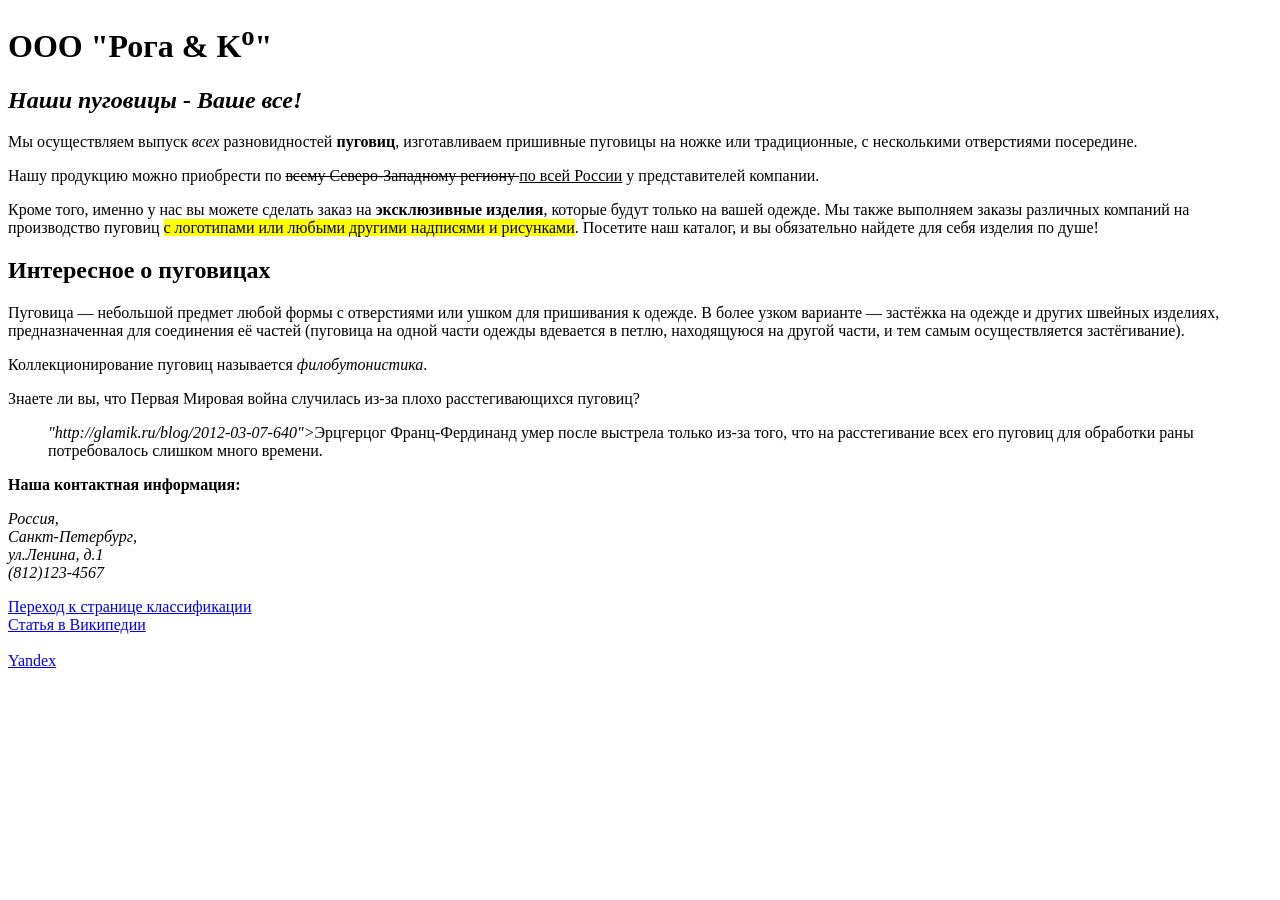
<file: works/K3321/Затикян_Сергей_Арменович/Лаб_1/index.html>
<!DOCTYPE html>
<html>
	<head>
		<title>Работа с текстом</title>
	</head>

	<body>

		<h1>ООО "Рога & K<sup>o</sup>"</h1>
		<h2><i>Наши пуговицы - Ваше все!</i></h2>
		<p>Мы осуществляем выпуск <em>всех</em> разновидностей <b>пуговиц</b>, 
		изготавливаем пришивные пуговицы на ножке или традиционные, с несколькими отверстиями посередине.</p> 
		<p>Нашу продукцию можно приобрести по <del> всему Северо-Западному региону </del>
		<ins>по всей России</ins> у представителей компании.</p>
		<p>Кроме того, именно у нас вы можете сделать заказ на <strong>эксклюзивные изделия</strong>, которые будут только на вашей одежде. Мы также выполняем заказы различных компаний на производство пуговиц <mark>с логотипами или любыми другими надписями и рисунками</mark>. Посетите наш каталог, и вы обязательно найдете для себя изделия по душе!</p>

		<h2>Интересное о пуговицах</h2>
		<p>Пуговица — небольшой предмет любой формы с отверстиями или ушком для пришивания  к одежде. В более узком варианте — застёжка на одежде и других швейных изделиях, предназначенная для соединения её частей (пуговица на одной части одежды вдевается в петлю, находящуюся на другой части, и тем самым осуществляется застёгивание).</p> 
		<p>Коллекционирование пуговиц называется
		<dfn title = "Коллекционирование пуговиц">филобутонистика</dfn>.</p>

		<p>Знаете ли вы, что Первая Мировая война случилась из-за плохо расстегивающихся пуговиц? 
		<blockquote> <cite>"http://glamik.ru/blog/2012-03-07-640"></cite>Эрцгерцог Франц-Фердинанд 
		умер после выстрела только из-за того, что на расстегивание 
		всех его пуговиц для обработки раны потребовалось слишком много времени.</blockquote></p>


		<p><b>Наша контактная информация:</b></p>
		<p> 
		<address>
		Россия, <br />
		Санкт-Петербург, <br />
		ул.Ленина, д.1<br />
		(812)123-4567
		</address>
		</p>

		<a href = "classification.html">Переход к странице классификации</a> <br>
		
		<a href = "https://ru.wikipedia.org/wiki/%D0%97%D0%B0%D1%81%D1%82%D1%91%D0%B6%D0%BA%D0%B0-%D0%BC%D0%BE%D0%BB%D0%BD%D0%B8%D1%8F">Статья в Википедии</a><br />
		<br>
		<a href = “http://www.yandex.ru” target = "_blank" >Yandex</a>
	</body>
</html>
</file>
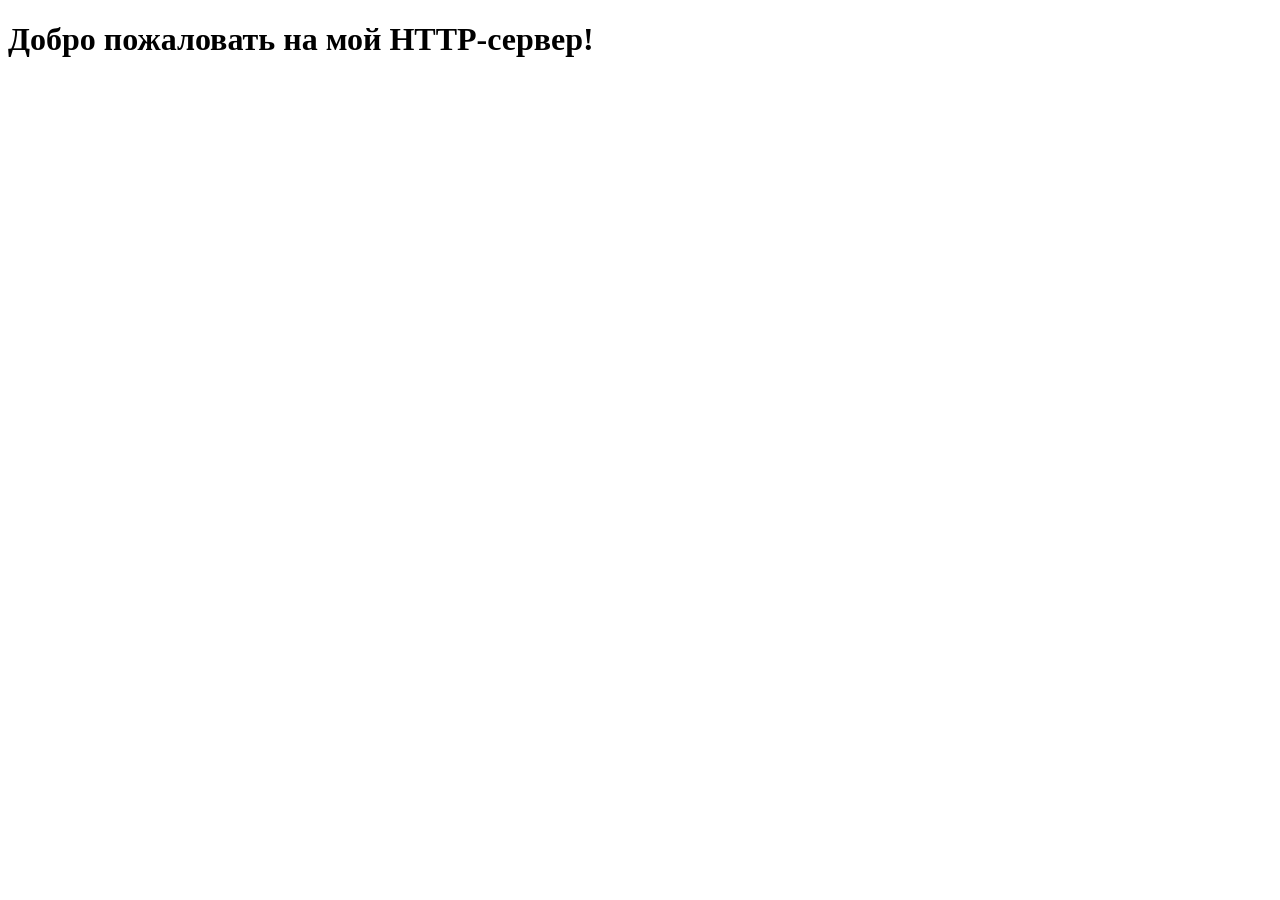
<file: works/K3321/Затикян_Сергей_Арменович/Lab_06/task_3/index.html>
<!DOCTYPE html>
<html lang="ru">
<head>
    <meta charset="UTF-8">
    <meta name="viewport" content="width=device-width, initial-scale=1.0">
    <title>Пример HTML-страницы</title>
</head>
<body>
    <div class="container">
        <h1>Добро пожаловать на мой HTTP-сервер!</h1>
    </div>
</body>
</html>
</file>
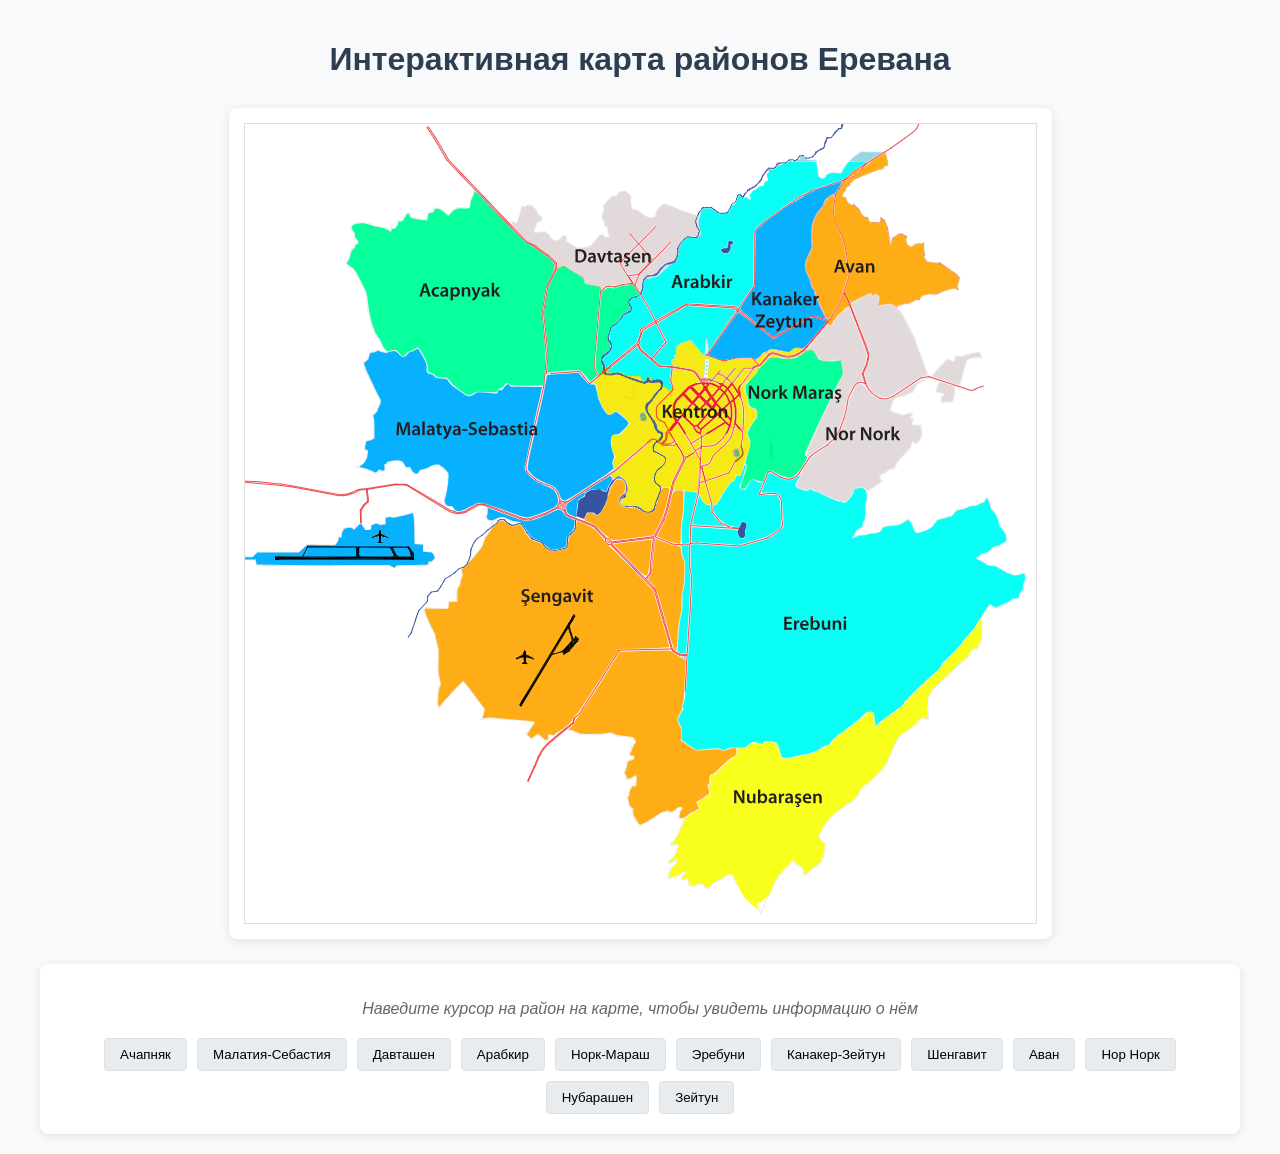
<file: works/K3321/Затикян_Сергей_Арменович/Lab_05/task.html>
<!DOCTYPE html>
<html lang="ru">
<head>
    <meta charset="UTF-8">
    <meta name="viewport" content="width=device-width, initial-scale=1.0">
    <title>Интерактивная карта районов Еревана</title>
    <style>
        body {
            font-family: 'Arial', sans-serif;
            max-width: 1200px;
            margin: 0 auto;
            padding: 20px;
            background-color: #f8f9fa;
            color: #333;
        }
        h1 {
            text-align: center;
            color: #2c3e50;
            margin-bottom: 30px;
        }
        .map-container {
            position: relative;
            margin: 0 auto;
            width: fit-content;
            background: white;
            padding: 15px;
            border-radius: 8px;
            box-shadow: 0 2px 10px rgba(0,0,0,0.1);
        }
        #erevan-img {
            display: block;
            max-width: 100%;
            height: auto;
            border: 1px solid #ddd;
        }
        .highlight {
            position: absolute;
            background-color: rgba(214, 40, 40, 0.3);
            border: 2px solid #d62828;
            pointer-events: none;
            transition: all 0.3s ease;
            opacity: 0;
        }
        .district-info {
            margin-top: 25px;
            padding: 20px;
            background: white;
            border-radius: 8px;
            box-shadow: 0 2px 10px rgba(0,0,0,0.1);
            min-height: 120px;
        }
        .district-name {
            font-size: 24px;
            color: #d62828;
            margin-bottom: 10px;
        }
        .district-description {
            font-size: 16px;
            line-height: 1.6;
        }
        .tooltip {
            position: absolute;
            background: rgba(51, 51, 51, 0.9);
            color: white;
            padding: 8px 15px;
            border-radius: 4px;
            font-size: 16px;
            font-weight: bold;
            pointer-events: none;
            z-index: 100;
            opacity: 0;
            transition: opacity 0.2s;
            max-width: 300px;
            text-align: center;
            transform: translate(-50%, -120%);
            box-shadow: 0 2px 8px rgba(0,0,0,0.2);
        }
        .initial-message {
            text-align: center;
            color: #666;
            font-style: italic;
        }
        .district-list {
            display: flex;
            flex-wrap: wrap;
            gap: 10px;
            margin-top: 20px;
            justify-content: center;
        }
        .district-btn {
            padding: 8px 15px;
            background: #e9ecef;
            border: 1px solid #dee2e6;
            border-radius: 4px;
            cursor: pointer;
            transition: all 0.2s;
        }
        .district-btn:hover {
            background: #d62828;
            color: white;
            border-color: #d62828;
        }
        .tooltip-arrow {
            position: absolute;
            width: 0;
            height: 0;
            border-left: 8px solid transparent;
            border-right: 8px solid transparent;
            border-top: 8px solid rgba(51, 51, 51, 0.9);
            bottom: -8px;
            left: 50%;
            transform: translateX(-50%);
        }
    </style>
</head>
<body>
    <h1>Интерактивная карта районов Еревана</h1>
    
    <div class="map-container">
        <img id="erevan-img" src="Erevan.png" alt="Карта районов Еревана" usemap="#erevan-map">
        <div id="highlights-container"></div>
        <div class="tooltip" id="tooltip">
            <div class="tooltip-arrow"></div>
            <div id="tooltip-text"></div>
        </div>
        
        <map name="erevan-map">
            <!-- Район 1 -->
            <area shape="poly" coords="269,100,277,79,297,95,289,110,315,113,336,123,354,112,361,110,359,85,378,64,386,83,406,96,418,80,449,97,453,109,442,111,429,125,431,136,400,152,393,170,387,159,357,164,313,140" 
                  href="davtashen.html" alt="Район 1" title="Район 1"
                  data-name="Давташен"
                  data-description="Жилой массив в северо-западной части Еревана. Известен панорамным видом на город.">
            
            <!-- Район 2 -->
            <area shape="poly" coords="436,693,463,671,464,650,492,632,490,621,532,616,536,634,585,622,623,587,629,603,695,544,736,492,734,525,683,573,684,600,652,612,639,648,599,680,574,710,580,726,562,752,547,740,517,788,487,751,461,762,424,757" 
                  href="nubarashen.html" alt="Район 2" title="Район 2"
                  data-name="Нубарашен"
                  data-description="Район на северо-западе Еревана с развитой промышленной зоной.">
            
            <!-- Район 3 -->
            <area shape="poly" coords="492,622,450,629,437,616,433,596,442,532,431,525,441,369,451,366,465,383,495,354,496,362,507,357,517,361,523,347,549,359,558,368,563,364,600,381,613,360,622,367,618,398,608,412,635,407,665,393,671,408,742,375,763,415,732,432,780,450,773,477,750,485,745,481,694,544,630,602,626,588,585,621,537,634,532,619,507,619" 
                  href="erebuni.html" alt="Район 3" title="Район 3"
                  data-name="Эребуни"
                  data-description="Район с богатой историей, где расположена древняя крепость Эребуни.">
    
            
            <!-- Район 4 -->
            <area shape="poly" coords="278,396,285,415,303,425,320,426,321,411,327,408,334,393,339,394,348,389,363,368,366,355,375,351,381,361,375,380,406,391,415,366,439,369,431,528,441,535,433,597,436,618,451,629,491,624,492,632,464,651,463,671,437,694,394,700,383,676,380,650,392,616,323,604,301,615,282,612,290,596,238,594,240,586,218,556,194,582,193,517,181,488,203,485,204,477,213,478,218,443,256,393,265,402" 
                  href="https://www.aviasales.am"alt="Район 4" title="Район 4"
                  data-name="Шенгавит"
                  data-description="Крупный административный район на юго-западе Еревана.">
            
            <!-- Район 5 -->
            <area shape="poly" coords="367,355,362,350,371,344,370,310,385,300,369,285,361,288,349,257,359,247,417,258,425,265,432,221,442,214,460,231,479,240,509,234,522,224,545,229,522,233,500,262,503,277,509,284,501,304,505,319,499,340,495,353,468,382,452,368,415,364,405,390,375,378,384,362,376,353" 
                  href="kentron.html" alt="Район 5" title="Район 5"
                  data-name="Кентрон"
                  data-description="Центральный район еревана">
            
            <!-- Остальные районы -->
            <area shape="poly" coords="558,221,576,233,599,237,597,250,558,328,562,334,550,359,524,348,517,359,508,356,498,362,500,341,506,317,503,305,512,284,505,279,502,263,523,232,544,229,549,224" 
                  href="#" alt="Район 6" title="Район 6"
                  data-name="Норк-Мараш"
                  data-description="Жилой массив, известный как 'Кентрон' (Центральный район).">
    
            
            <area shape="poly" coords="559,224,575,235,598,238,598,251,560,331,564,333,551,360,561,368,564,364,602,379,613,362,623,367,677,314,676,302,666,289,645,287,647,274,668,265,682,253,694,256,692,268,699,269,697,278,706,276,723,233,736,233,734,228,706,234,690,248,683,244,652,182,636,181,627,169,581,195" 
                  href="#" alt="Район 7" title="Район 7"
    
                  data-name="Нор Норк"
                  data-description="Жилой массив с панорамным видом на гору Арарат.">
            
            <area shape="poly" coords="342,258,351,261,360,290,370,287,384,301,369,311,369,346,364,351,367,356,363,368,342,368,334,376,330,406,321,412,321,424,306,425,286,414,277,397,256,391,244,396,244,382,233,379,214,388,201,379,204,347,190,340,170,349,149,335,133,347,114,343,124,325,122,317,130,309,130,289,137,275,118,238,141,226,149,223,158,235,170,224,182,248,223,269,253,267,261,259,298,264,300,251,333,247" 
                  href="#" alt="Район 8" title="Район 8"
                  data-name="Малатия-Себастия"
                  data-description="Микрорайон в составе Ачапняка. Один из самых густонаселенных районов Еревана.">
    
            
            <area shape="poly" coords="583,194,628,169,635,181,652,183,678,170,691,170,715,164,714,153,695,137,679,136,677,118,664,122,660,110,646,117,636,92,626,98,598,71,608,57,643,40,637,28,599,53,587,68,567,92,566,121,558,140" 
                  href="#" alt="Район 9" title="Район 9"
                  data-name="Аван"
                  data-description="Исторический район на северо-востоке Еревана. Известен древним храмом Авана.">
            
            <area shape="poly" coords="460,231,480,238,508,235,524,225,544,229,550,224,558,224,583,194,560,140,567,121,568,92,588,69,600,53,560,68,510,103,509,159" 
                  href="#" alt="Район 10" title="Район 10"
                  data-name="Канакер-Зейтун"
                  data-description="Район с живописными видами и развитой инфраструктурой.">
            
            <area shape="poly" coords="570,36,550,36,522,47,495,72,481,90,461,83,450,97,455,111,442,114,431,125,431,136,400,154,394,171,393,171,381,178,387,186,360,208,368,220,357,235,359,249,417,257,426,265,432,221,444,215,462,231,510,158,510,103,562,68,601,54,638,29,616,27,594,47,577,54" 
                  href="#" alt="Район 11" title="Район 11"
                  data-name="Арабкир"
                  data-description="Крупный жилой массив с развитой инфраструктурой.">
    
            
            <area shape="poly" coords="229,67,313,141,357,166,387,160,394,172,382,178,387,187,361,210,367,220,357,235,360,248,343,259,333,247,300,250,298,264,261,260,253,268,224,271,183,249,171,225,158,233,150,226,141,228,102,138,112,116,106,98,147,103,162,87,182,95,190,85,202,92,221,84" 
                  href="#" alt="Район 12" title="Район 12"
                  data-name="Ачапняк"
                  data-description="Административный район на северо-западе Еревана. Включает микрорайоны: Малатия-Себастия, Давташен, Арабкир, Канакер-Зейтун, Норк-Мараш, Эребуни.">
    
            
        </map>
    </div>
    
    <div class="district-info">
        <div id="district-display">
            <p class="initial-message">Наведите курсор на район на карте, чтобы увидеть информацию о нём</p>
        </div>
        
        <div class="district-list">
            <button class="district-btn" data-district="Ачапняк">Ачапняк</button>
            <button class="district-btn" data-district="Малатия-Себастия">Малатия-Себастия</button>
            <button class="district-btn" data-district="Давташен">Давташен</button>
            <button class="district-btn" data-district="Арабкир">Арабкир</button>
            <button class="district-btn" data-district="Норк-Мараш">Норк-Мараш</button>
            <button class="district-btn" data-district="Эребуни">Эребуни</button>
            <button class="district-btn" data-district="Канакер-Зейтун">Канакер-Зейтун</button>
            <button class="district-btn" data-district="Шенгавит">Шенгавит</button>
            <button class="district-btn" data-district="Аван">Аван</button>
            <button class="district-btn" data-district="Нор Норк">Нор Норк</button>
            <button class="district-btn" data-district="Нубарашен">Нубарашен</button>
            <button class="district-btn" data-district="Зейтун">Зейтун</button>

        </div>
    </div>

    <script>
        document.addEventListener('DOMContentLoaded', function() {
            const districtDisplay = document.getElementById('district-display');
            const image = document.getElementById('erevan-img');
            const districtBtns = document.querySelectorAll('.district-btn');
            
            // Инициализация карты после загрузки изображения
            image.onload = function() {
                initMapAreas();
                initDistrictButtons();
            };
            
            if (image.complete) {
                initMapAreas();
                initDistrictButtons();
            }
            
            function initMapAreas() {
                const areas = document.querySelectorAll('map area');
                
                areas.forEach(area => {
                    area.addEventListener('mouseenter', function() {
                        showDistrictInfo(this.dataset.name, this.dataset.description);
                    });
                    
                    area.addEventListener('click', function(e) {
                        e.preventDefault();
                    });
                });
            }
            
            function initDistrictButtons() {
                districtBtns.forEach(btn => {
                    btn.addEventListener('click', function() {
                        const districtName = this.dataset.district;
                        const area = document.querySelector(`area[data-name="${districtName}"]`);
                        
                        if (area) {
                            showDistrictInfo(area.dataset.name, area.dataset.description);
                        }
                    });
                });
            }
            
            function showDistrictInfo(name, description) {
                districtDisplay.innerHTML = `
                    <div class="district-name">${name}</div>
                    <div class="district-description">${description}</div>
                `;
            }
        });
    </script>
</body>
</html>
</file>
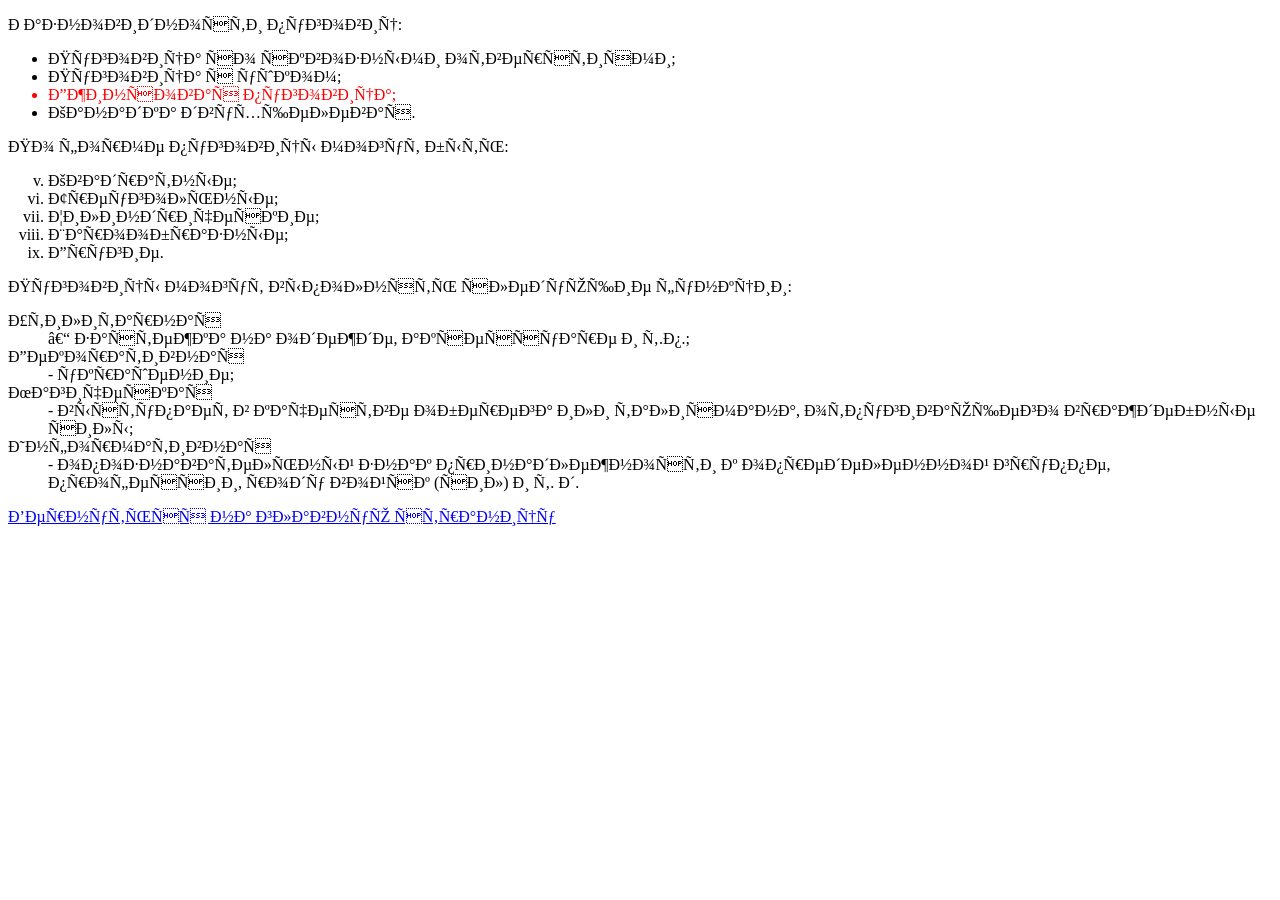
<file: works/K3321/Затикян_Сергей_Арменович/Лаб_1/classification.html>
<!DOCTYPE html>
<html>
	<head>
		<meta charset=”utf-8">
		<title>Маркированные списки</title>
	</head>
	<body>
		<p>Разновидности пуговиц:</p>
		<ul style=”list-style-type:circle”>
			<li>Пуговица со сквозными отверстиями;</li>
			<li>Пуговица с ушком; </li>
			<li style="color:red">Джинсовая пуговица; </li>
			<li>Канадка двухщелевая.</li>
		</ul>
		<p>По форме пуговицы могут быть:</p>
		<ol start="5" type="i">
			<li>Квадратные;</li>
			<li>Треугольные; </li>
			<li>Цилиндрические; </li>
			<li>Шарообразные; </li>
			<li>Другие. </li>
		</ol>

		<p>Пуговицы могут выполнять следующие функции:</p>
		<dl>
			<dt>Утилитарная</dt>
				<dd> – застежка на одежде, аксессуаре и т.п.;</dd>
			<dt>Декоративная</dt> 
				<dd> - украшение; </dd>
			<dt>Магическая</dt> 
				<dd> - выступает в качестве оберега или талисмана, отпугивающего враждебные силы; </dd>
			<dt>Информативная</dt>
				<dd>   - опознавательный знак принадлежности к определенной группе, профессии,  роду войск (сил) и т. д. </dd>
		</dl>
		<a href = "index.html">Вернуться на главную страницу</a>
	</body>
</html>
</file>
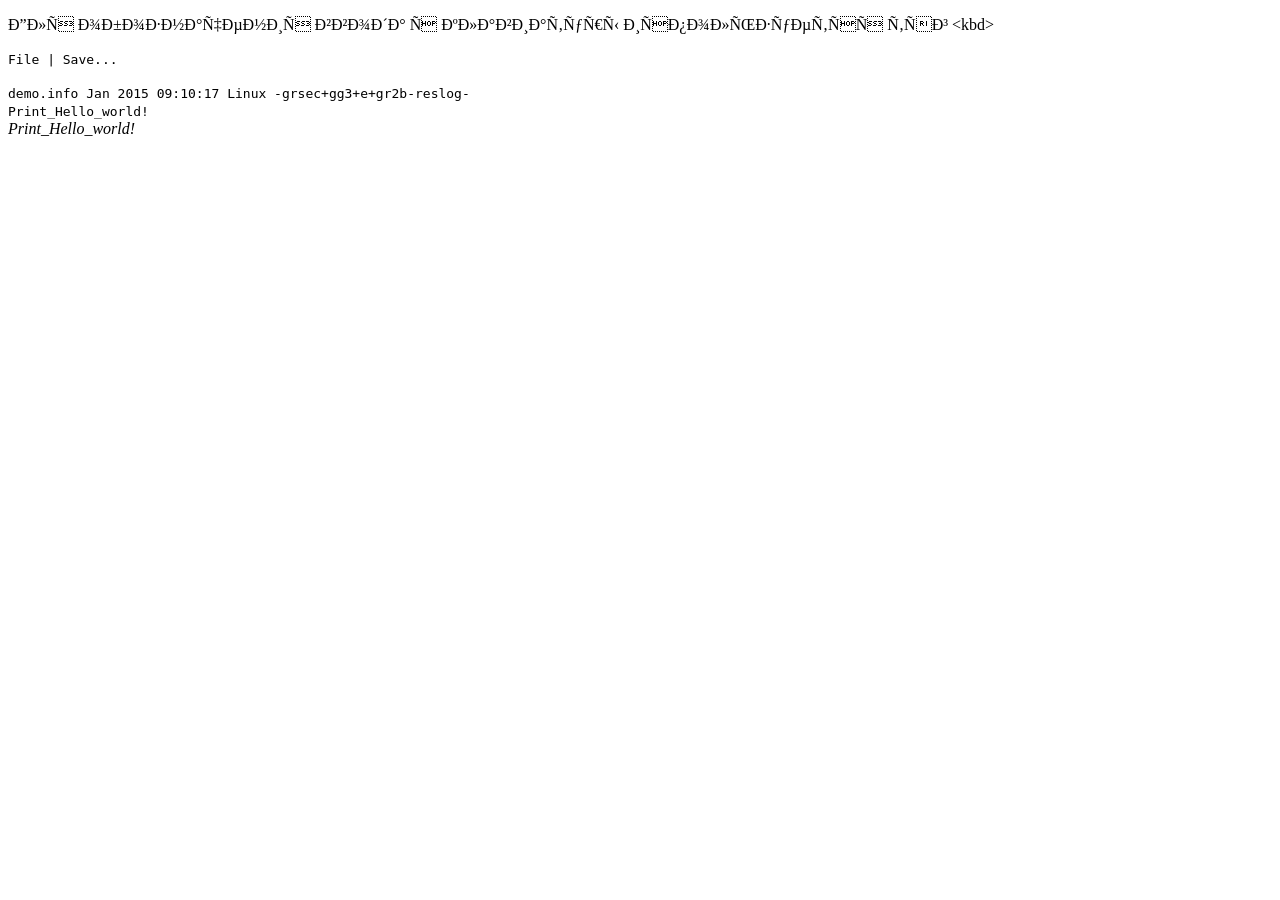
<file: works/K3321/Затикян_Сергей_Арменович/Лаб_1/code.html>
<!DOCTYPE html>
<html>
 <head>
  <meta charset=”utf-8">
  <title>Бла</title>
 </head>
 <body>
	<p>Для обозначения ввода с клавиатуры используется тэг &lt;kbd&gt;</p>
	<p><kbd>File | Save...</kbd></p>
	<samp>
	demo.info Jan 2015 09:10:17
	Linux -grsec+gg3+e+gr2b-reslog-
	</samp><br>
	<code>Print_Hello_world!</code><br>
	<var>Print_Hello_world!</var>

 </body>
</html>
</file>
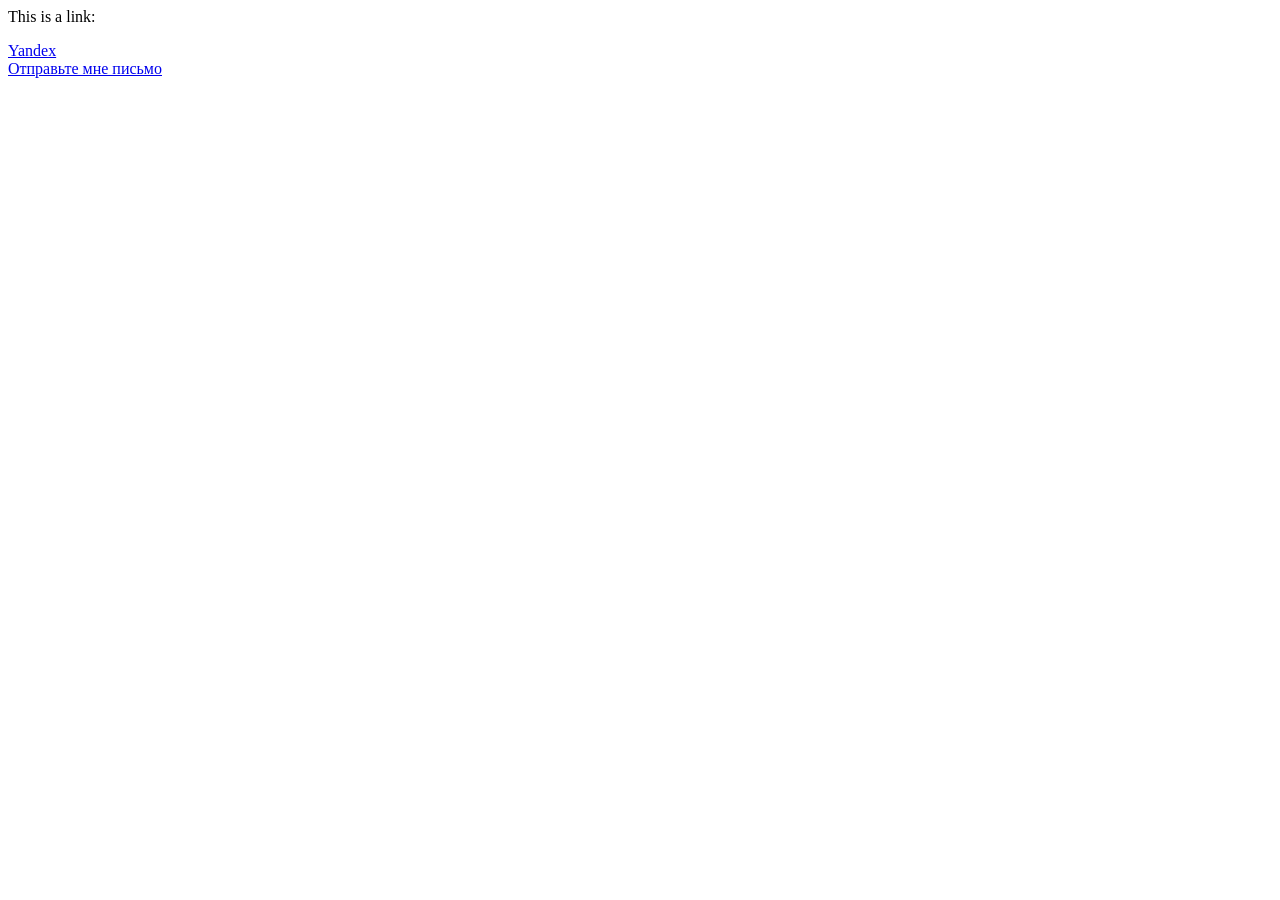
<file: works/K3321/Затикян_Сергей_Арменович/Лаб_1/ex4.html>
<html>
	<head>
		<title>Links</title>
		<style>
			a:visited{color:blue;}
			a:active{color:Fuchsia;}
			a:hover {color:yellow;}
		</style>

	</head>
	<body alink="Fuchsia" vlink="Aqua" >
	<! - - alink – активная ссылка, vlink – посещенная ссылка - ->
		<p>This is a link:</p>
		<a href = "http://www.yandex.ru" target = "_blank">Yandex</a>
		<br>
		<a href="mailto:itmoooo@itmo.com">Отправьте мне письмо</a>
		
	</body>
</html>
</file>
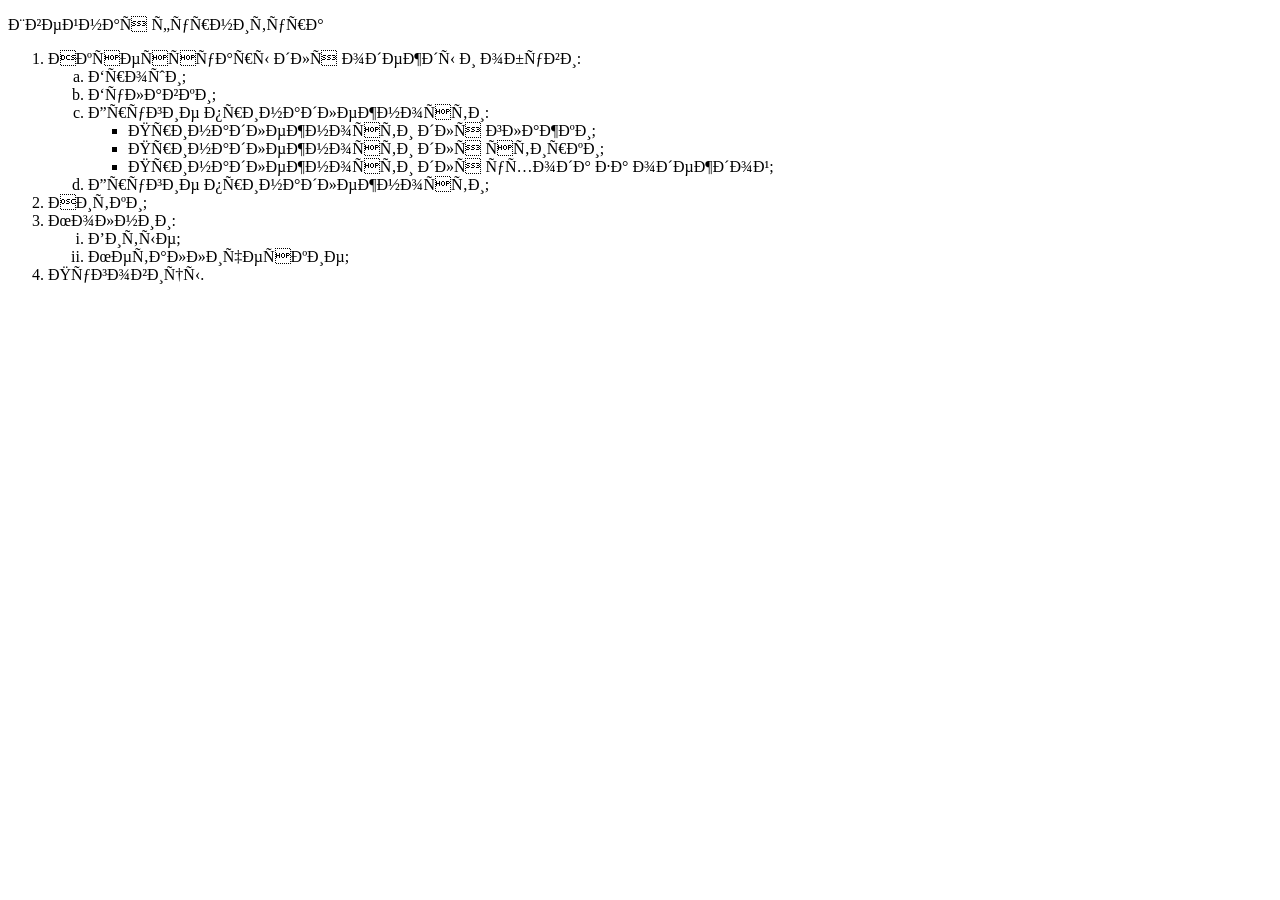
<file: works/K3321/Затикян_Сергей_Арменович/Лаб_1/findings.html>
<!DOCTYPE html>
<html>
	<head>
		<meta charset=”utf-8">
		<title>Вложенные списки</title>
	</head>
	<body>
	
	<p>Швейная фурнитура</p>
	
	<ol>
			<li>Аксессуары для одежды и обуви:</li>
				<ol type = "a">
					<li>Броши;</li>
					<li>Булавки;</li>
					<li>Другие принадлежности:</li>
					
					<ul style="list-style-type:square">
						<li>Принадлежности для глажки;</li>
						<li>Принадлежности для стирки;</li>
						<li>Принадлежности для ухода за одеждой;</li>
					</ul>
					
					<li>Другие принадлежности;</li>
				</ol>

			<li>Нитки;</li>
			
			<li>Молнии:</li>
				<ol type = "i">
					<li>Витые;</li>
					<li>Металлические;</li>
				</ol>
				
			<li>Пуговицы.</li>
	</ol>
	
	</body>
</html>
</file>
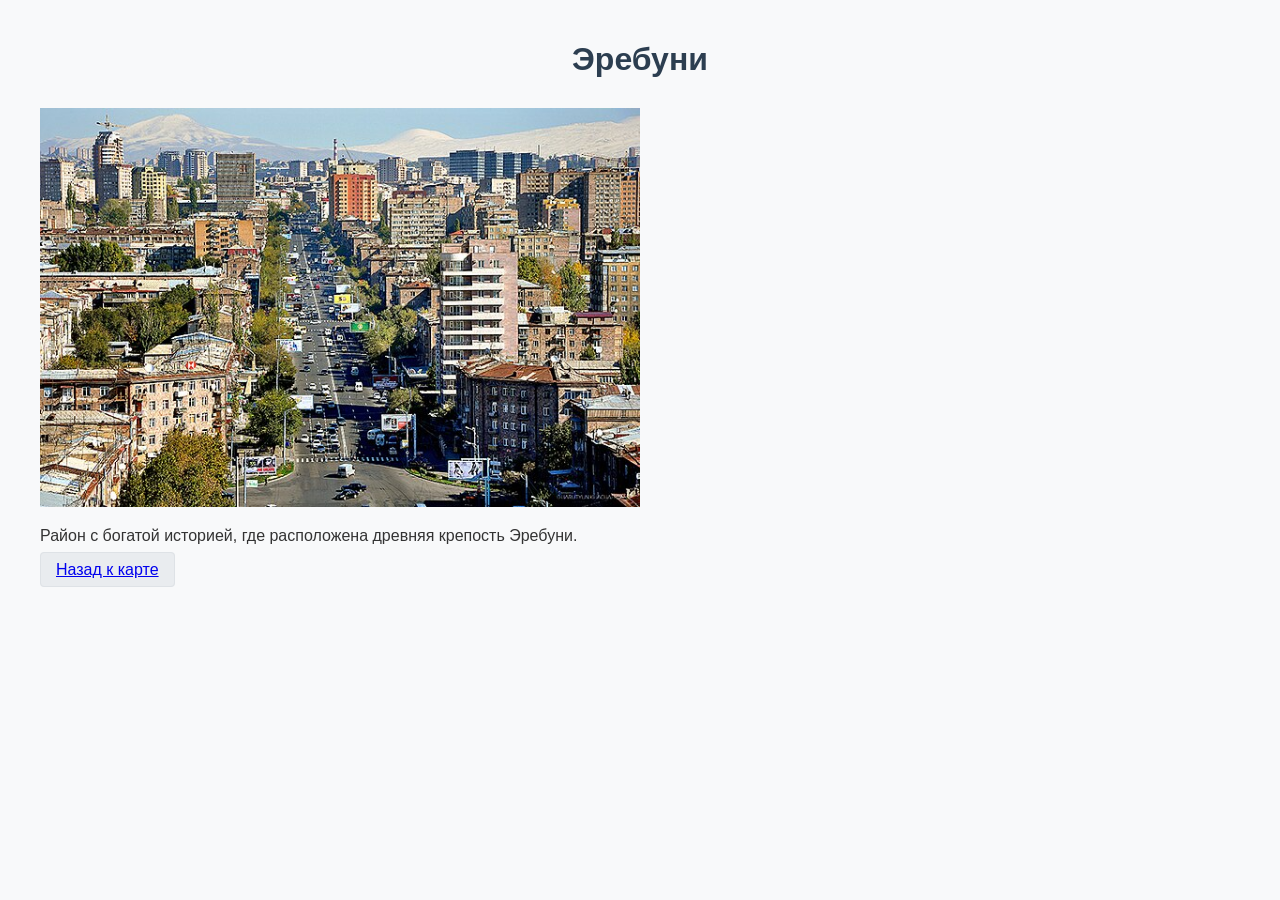
<file: works/K3321/Затикян_Сергей_Арменович/Lab_05/project_5/erebuni.html>
<!DOCTYPE html>
<html lang="ru">
<head>
    <meta charset="UTF-8">
    <title>Эребуни</title>
    <link rel="stylesheet" href="style.css">
</head>
<body>
    <h1>Эребуни</h1>
    <img src="img/erebuni.jpg" alt="Эребуни" width="600">
    <p>Район с богатой историей, где расположена древняя крепость Эребуни.</p>
    <a href="main.html" class="district-btn">Назад к карте</a>
</body>
</html>
</file>
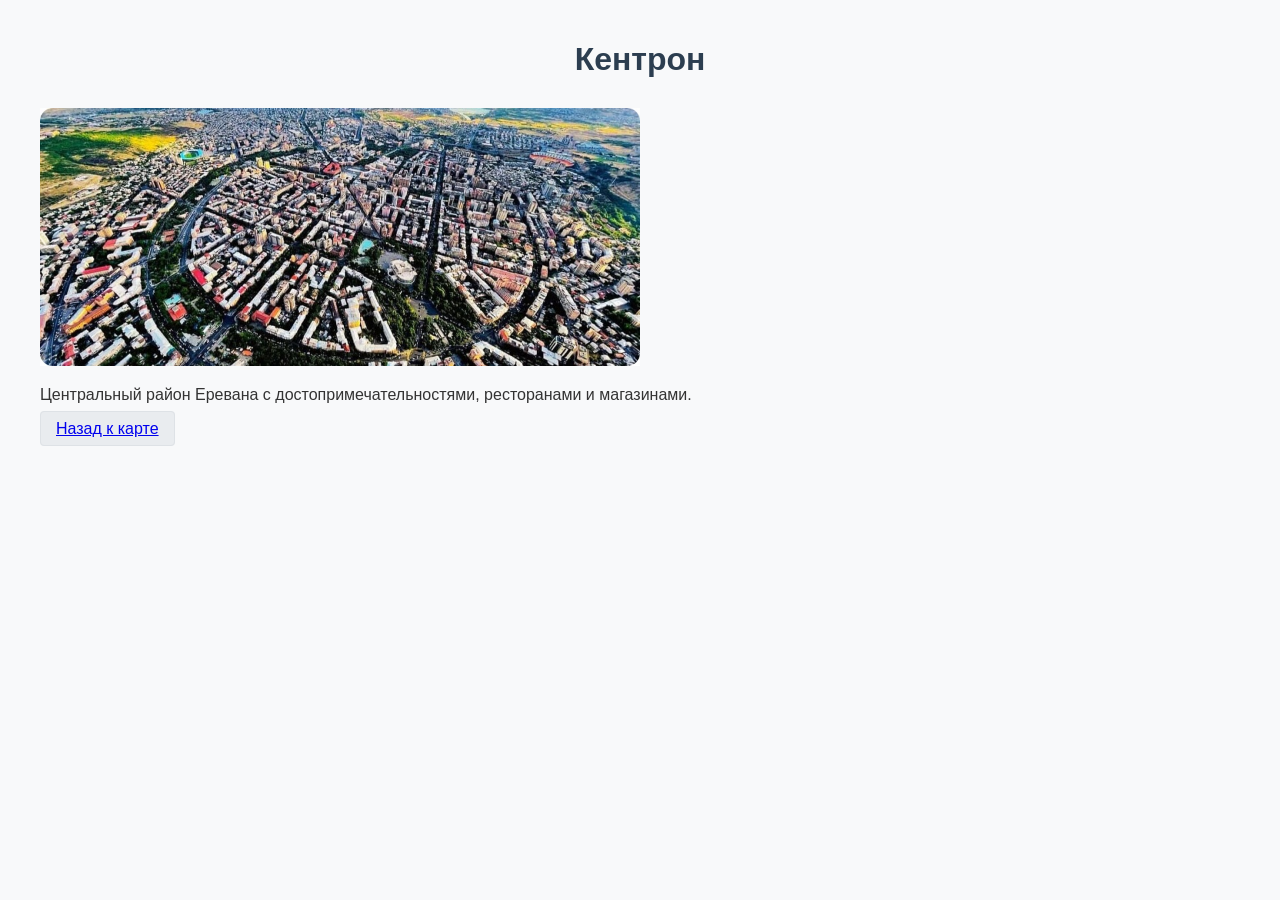
<file: works/K3321/Затикян_Сергей_Арменович/Lab_05/project_5/kentron.html>
<!DOCTYPE html>
<html lang="ru">
<head>
    <meta charset="UTF-8">
    <title>Кентрон</title>
    <link rel="stylesheet" href="style.css">
</head>
<body>
    <h1>Кентрон</h1>
    <img src="img/kentron.jpg" alt="Кентрон" width="600">
    <p>Центральный район Еревана с достопримечательностями, ресторанами и магазинами.</p>
    <a href="main.html" class="district-btn">Назад к карте</a>
</body>
</html>
</file>
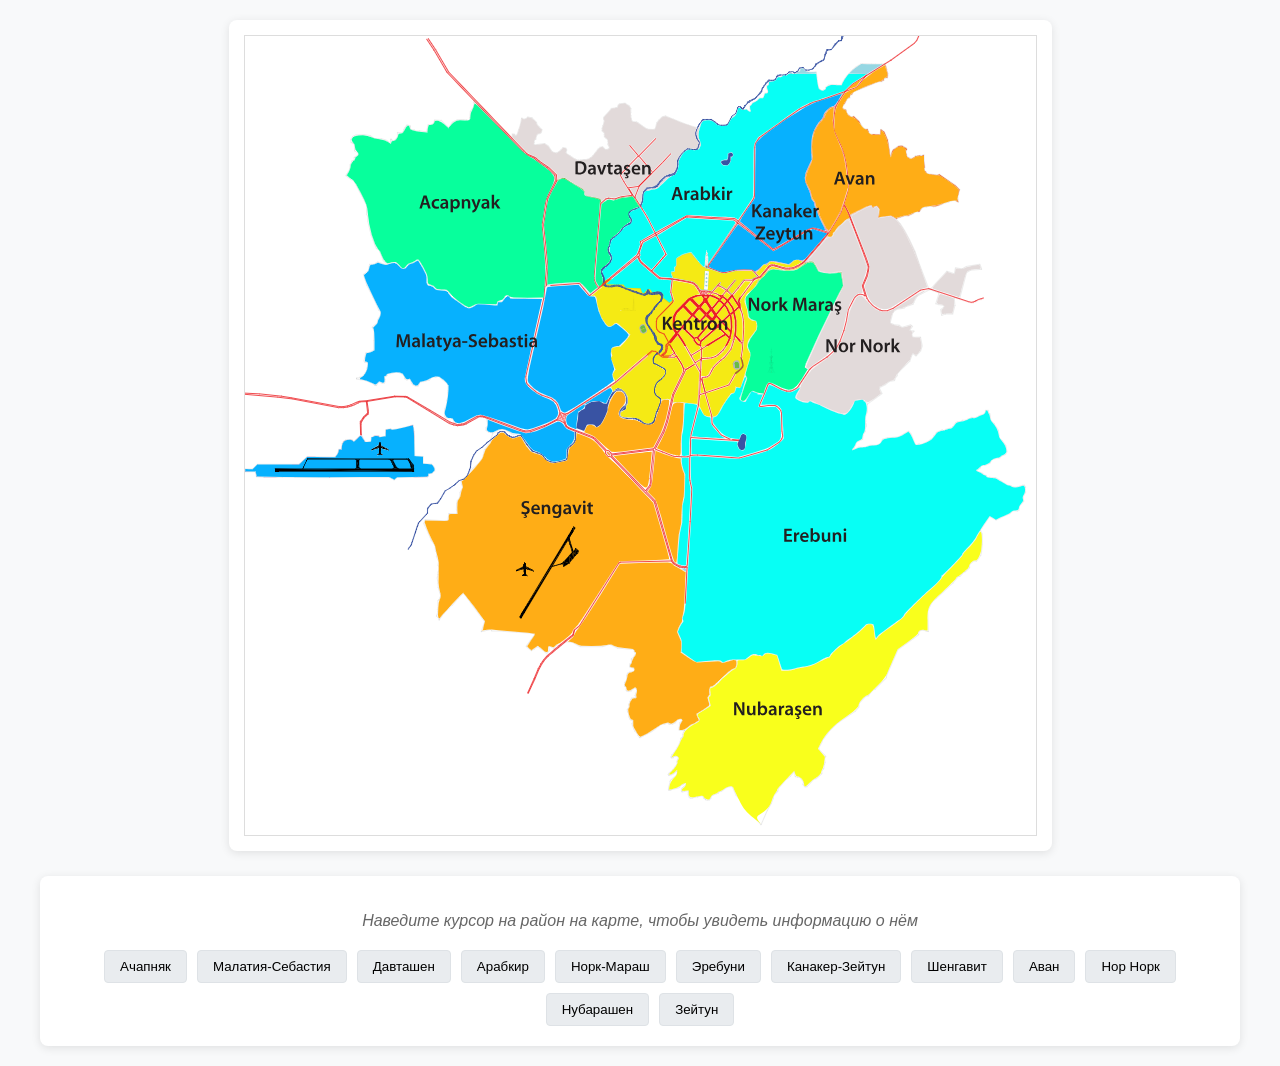
<file: works/K3321/Затикян_Сергей_Арменович/Lab_05/project_5/main.html>
<!DOCTYPE html>
<html lang="ru">
<head>
    <meta charset="UTF-8">
    <title>Карта районов Еревана</title>
    <link rel="stylesheet" href="style.css">
    <script src="btn_script.js"></script>

</head>
<div>

    <div class="map-container">
        <img id="erevan-img" src="img/Erevan.png" alt="Карта районов Еревана" usemap="#erevan-map">
        <div id="highlights-container"></div>
        <div class="tooltip" id="tooltip">
            <div class="tooltip-arrow"></div>
            <div id="tooltip-text"></div>
        </div>
        
        <map name="erevan-map">
            <area shape="poly" coords="269,100,277,79,297,95,289,110,315,113,336,123,354,112,361,110,359,85,378,64,386,83,406,96,418,80,449,97,453,109,442,111,429,125,431,136,400,152,393,170,387,159,357,164,313,140" 
            href="#" data-name="Давташен" data-description="Жилой массив в северо-западной части Еревана. Известен панорамным видом на город.">
        
        <area shape="poly" coords="436,693,463,671,464,650,492,632,490,621,532,616,536,634,585,622,623,587,629,603,695,544,736,492,734,525,683,573,684,600,652,612,639,648,599,680,574,710,580,726,562,752,547,740,517,788,487,751,461,762,424,757" 
            href="#" data-name="Нубарашен" data-description="Район на северо-западе Еревана с развитой промышленной зоной.">
        
        <area shape="poly" coords="492,622,450,629,437,616,433,596,442,532,431,525,441,369,451,366,465,383,495,354,496,362,507,357,517,361,523,347,549,359,558,368,563,364,600,381,613,360,622,367,618,398,608,412,635,407,665,393,671,408,742,375,763,415,732,432,780,450,773,477,750,485,745,481,694,544,630,602,626,588,585,621,537,634,532,619,507,619" 
            href="erebuni.html" data-name="Эребуни" data-description="Район с богатой историей, где расположена древняя крепость Эребуни.">

        <area shape="poly" coords="278,396,285,415,303,425,320,426,321,411,327,408,334,393,339,394,348,389,363,368,366,355,375,351,381,361,375,380,406,391,415,366,439,369,431,528,441,535,433,597,436,618,451,629,491,624,492,632,464,651,463,671,437,694,394,700,383,676,380,650,392,616,323,604,301,615,282,612,290,596,238,594,240,586,218,556,194,582,193,517,181,488,203,485,204,477,213,478,218,443,256,393,265,402" 
            href="https://www.aviasales.am" data-name="Шенгавит" data-description="Крупный административный район на юго-западе Еревана.">
        
        <area shape="poly" coords="367,355,362,350,371,344,370,310,385,300,369,285,361,288,349,257,359,247,417,258,425,265,432,221,442,214,460,231,479,240,509,234,522,224,545,229,522,233,500,262,503,277,509,284,501,304,505,319,499,340,495,353,468,382,452,368,415,364,405,390,375,378,384,362,376,353" 
            href="kentron.html" data-name="Кентрон" data-description="Центральный район еревана">
        
        <area shape="poly" coords="558,221,576,233,599,237,597,250,558,328,562,334,550,359,524,348,517,359,508,356,498,362,500,341,506,317,503,305,512,284,505,279,502,263,523,232,544,229,549,224" 
            href="#" data-name="Норк-Мараш" data-description="Жилой массив, известный как 'Кентрон' (Центральный район).">

        <area shape="poly" coords="559,224,575,235,598,238,598,251,560,331,564,333,551,360,561,368,564,364,602,379,613,362,623,367,677,314,676,302,666,289,645,287,647,274,668,265,682,253,694,256,692,268,699,269,697,278,706,276,723,233,736,233,734,228,706,234,690,248,683,244,652,182,636,181,627,169,581,195" 
            href="#" data-name="Нор Норк" data-description="Жилой массив с панорамным видом на гору Арарат.">
        
        <area shape="poly" coords="342,258,351,261,360,290,370,287,384,301,369,311,369,346,364,351,367,356,363,368,342,368,334,376,330,406,321,412,321,424,306,425,286,414,277,397,256,391,244,396,244,382,233,379,214,388,201,379,204,347,190,340,170,349,149,335,133,347,114,343,124,325,122,317,130,309,130,289,137,275,118,238,141,226,149,223,158,235,170,224,182,248,223,269,253,267,261,259,298,264,300,251,333,247" 
            href="#" data-name="Малатия-Себастия" data-description="Микрорайон в составе Ачапняка. Один из самых густонаселенных районов Еревана.">

        <area shape="poly" coords="583,194,628,169,635,181,652,183,678,170,691,170,715,164,714,153,695,137,679,136,677,118,664,122,660,110,646,117,636,92,626,98,598,71,608,57,643,40,637,28,599,53,587,68,567,92,566,121,558,140" 
            href="#" data-name="Аван" data-description="Исторический район на северо-востоке Еревана. Известен древним храмом Авана.">
        
        <area shape="poly" coords="460,231,480,238,508,235,524,225,544,229,550,224,558,224,583,194,560,140,567,121,568,92,588,69,600,53,560,68,510,103,509,159" 
            href="#" data-name="Канакер-Зейтун" data-description="Район с живописными видами и развитой инфраструктурой.">
        
        <area shape="poly" coords="570,36,550,36,522,47,495,72,481,90,461,83,450,97,455,111,442,114,431,125,431,136,400,154,394,171,393,171,381,178,387,186,360,208,368,220,357,235,359,249,417,257,426,265,432,221,444,215,462,231,510,158,510,103,562,68,601,54,638,29,616,27,594,47,577,54" 
            href="#" data-name="Арабкир" data-description="Крупный жилой массив с развитой инфраструктурой.">

        <area shape="poly" coords="229,67,313,141,357,166,387,160,394,172,382,178,387,187,361,210,367,220,357,235,360,248,343,259,333,247,300,250,298,264,261,260,253,268,224,271,183,249,171,225,158,233,150,226,141,228,102,138,112,116,106,98,147,103,162,87,182,95,190,85,202,92,221,84" 
            href="#" data-name="Ачапняк" data-description="Административный район на северо-западе Еревана. Включает микрорайоны: Малатия-Себастия, Давташен, Арабкир, Канакер-Зейтун, Норк-Мараш, Эребуни.">
        </map>
    </div>

    <div class="district-info">
        <div id="district-display">
            <p class="initial-message">Наведите курсор на район на карте, чтобы увидеть информацию о нём</p>
        </div>
        
        <div class="district-list">
            <button class="district-btn" data-district="Ачапняк">Ачапняк</button>
            <button class="district-btn" data-district="Малатия-Себастия">Малатия-Себастия</button>
            <button class="district-btn" data-district="Давташен">Давташен</button>
            <button class="district-btn" data-district="Арабкир">Арабкир</button>
            <button class="district-btn" data-district="Норк-Мараш">Норк-Мараш</button>
            <button class="district-btn" data-district="Эребуни">Эребуни</button>
            <button class="district-btn" data-district="Канакер-Зейтун">Канакер-Зейтун</button>
            <button class="district-btn" data-district="Шенгавит">Шенгавит</button>
            <button class="district-btn" data-district="Аван">Аван</button>
            <button class="district-btn" data-district="Нор Норк">Нор Норк</button>
            <button class="district-btn" data-district="Нубарашен">Нубарашен</button>
            <button class="district-btn" data-district="Зейтун">Зейтун</button>

        </div>
    </div>

</body>
</html>
</file>
<file: works/K3321/Затикян_Сергей_Арменович/Lab_05/project_5/style.css>
body {
    font-family: 'Arial', sans-serif;
    max-width: 1200px;
    margin: 0 auto;
    padding: 20px;
    background-color: #f8f9fa;
    color: #333;
}
h1 {
    text-align: center;
    color: #2c3e50;
    margin-bottom: 30px;
}
.map-container {
    position: relative;
    margin: 0 auto;
    width: fit-content;
    background: white;
    padding: 15px;
    border-radius: 8px;
    box-shadow: 0 2px 10px rgba(0,0,0,0.1);
}
#erevan-img {
    display: block;
    max-width: 100%;
    height: auto;
    border: 1px solid #ddd;
}
.highlight {
    position: absolute;
    background-color: rgba(214, 40, 40, 0.3);
    border: 2px solid #d62828;
    pointer-events: none;
    transition: all 0.3s ease;
    opacity: 0;
}
.district-info {
    margin-top: 25px;
    padding: 20px;
    background: white;
    border-radius: 8px;
    box-shadow: 0 2px 10px rgba(0,0,0,0.1);
    min-height: 120px;
}
.district-name {
    font-size: 24px;
    color: #d62828;
    margin-bottom: 10px;
}
.district-description {
    font-size: 16px;
    line-height: 1.6;
}
.tooltip {
    position: absolute;
    background: rgba(51, 51, 51, 0.9);
    color: white;
    padding: 8px 15px;
    border-radius: 4px;
    font-size: 16px;
    font-weight: bold;
    pointer-events: none;
    z-index: 100;
    opacity: 0;
    transition: opacity 0.2s;
    max-width: 300px;
    text-align: center;
    transform: translate(-50%, -120%);
    box-shadow: 0 2px 8px rgba(0,0,0,0.2);
}
.initial-message {
    text-align: center;
    color: #666;
    font-style: italic;
}
.district-list {
    display: flex;
    flex-wrap: wrap;
    gap: 10px;
    margin-top: 20px;
    justify-content: center;
}
.district-btn {
    padding: 8px 15px;
    background: #e9ecef;
    border: 1px solid #dee2e6;
    border-radius: 4px;
    cursor: pointer;
    transition: all 0.2s;
}
.district-btn:hover {
    background: #d62828;
    color: white;
    border-color: #d62828;
}
.tooltip-arrow {
    position: absolute;
    width: 0;
    height: 0;
    border-left: 8px solid transparent;
    border-right: 8px solid transparent;
    border-top: 8px solid rgba(51, 51, 51, 0.9);
    bottom: -8px;
    left: 50%;
    transform: translateX(-50%);
}
</file>
